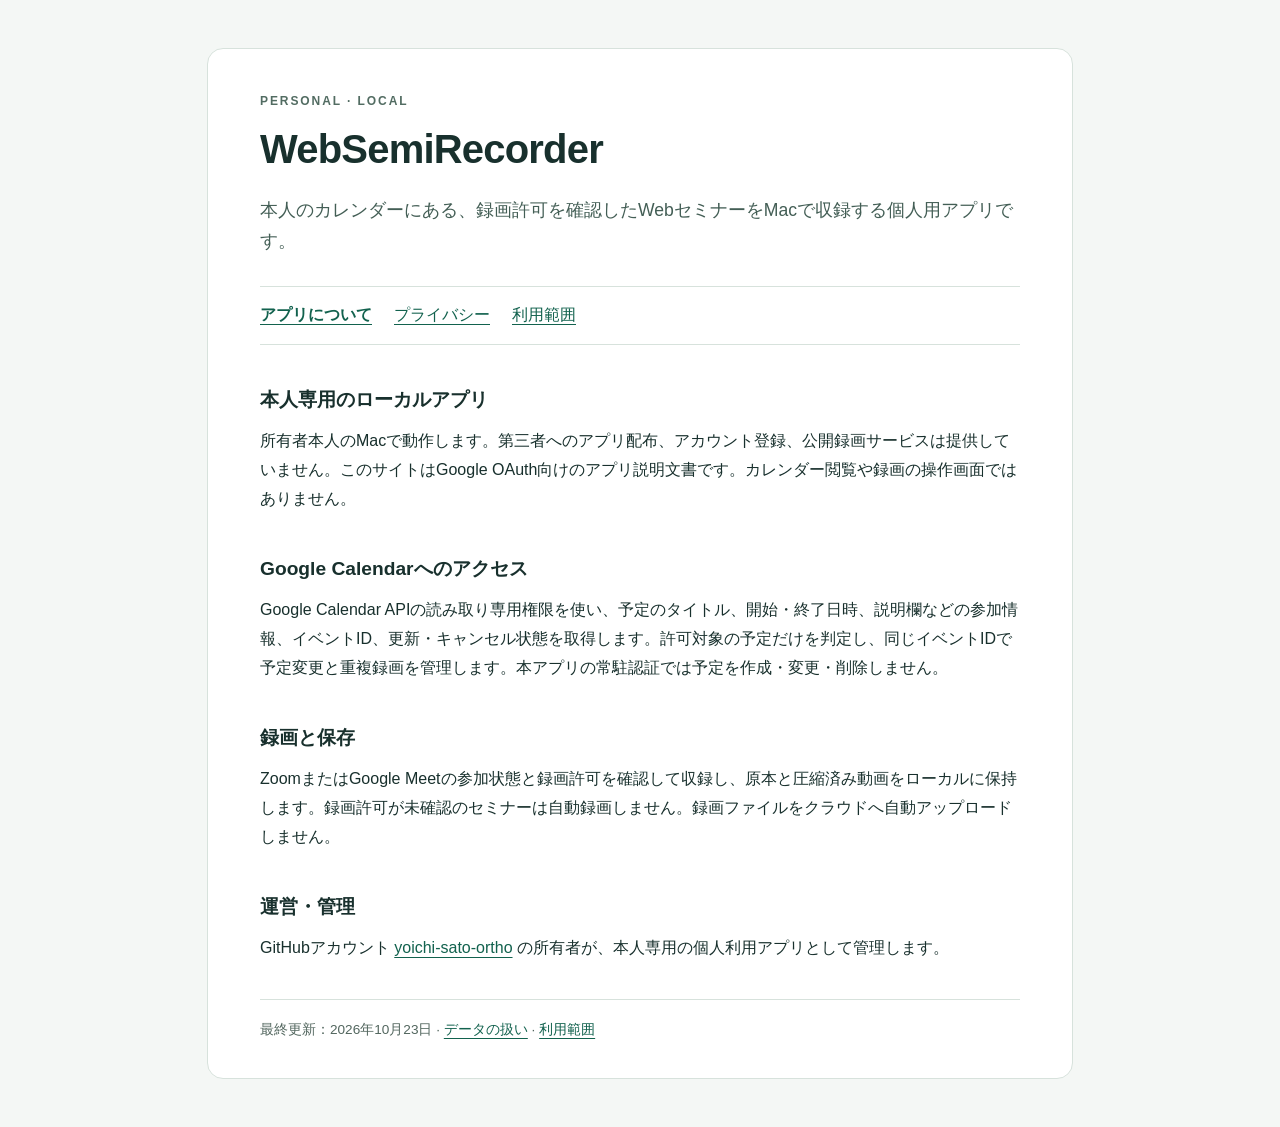
<file: index.html>
<!doctype html>
<html lang="ja">
<meta charset="utf-8">
<meta name="viewport" content="width=device-width, initial-scale=1">
<meta name="robots" content="noindex,follow">
<meta name="referrer" content="no-referrer">
<meta http-equiv="Content-Security-Policy" content="default-src 'none'; style-src 'self'; base-uri 'none'; form-action 'none'">
<title>WebSemiRecorder — 個人用ローカル録画アプリ</title>
<link rel="stylesheet" href="style.css">
<main>
  <header><p class="eyebrow">PERSONAL · LOCAL</p><h1>WebSemiRecorder</h1>
    <p class="lead">本人のカレンダーにある、録画許可を確認したWebセミナーをMacで収録する個人用アプリです。</p></header>
  <nav aria-label="文書"><a href="index.html" aria-current="page">アプリについて</a><a href="privacy.html">プライバシー</a><a href="terms.html">利用範囲</a></nav>
  <section><h2>本人専用のローカルアプリ</h2>
    <p>所有者本人のMacで動作します。第三者へのアプリ配布、アカウント登録、公開録画サービスは提供していません。このサイトはGoogle OAuth向けのアプリ説明文書です。カレンダー閲覧や録画の操作画面ではありません。</p></section>
  <section><h2>Google Calendarへのアクセス</h2>
    <p>Google Calendar APIの読み取り専用権限を使い、予定のタイトル、開始・終了日時、説明欄などの参加情報、イベントID、更新・キャンセル状態を取得します。許可対象の予定だけを判定し、同じイベントIDで予定変更と重複録画を管理します。本アプリの常駐認証では予定を作成・変更・削除しません。</p></section>
  <section><h2>録画と保存</h2>
    <p>ZoomまたはGoogle Meetの参加状態と録画許可を確認して収録し、原本と圧縮済み動画をローカルに保持します。録画許可が未確認のセミナーは自動録画しません。録画ファイルをクラウドへ自動アップロードしません。</p></section>
  <section><h2>運営・管理</h2>
    <p>GitHubアカウント <a href="https://github.com/yoichi-sato-ortho">yoichi-sato-ortho</a> の所有者が、本人専用の個人利用アプリとして管理します。</p></section>
  <footer>最終更新：2026年10月23日 · <a href="privacy.html">データの扱い</a> · <a href="terms.html">利用範囲</a></footer>
</main>
</html>
</file>
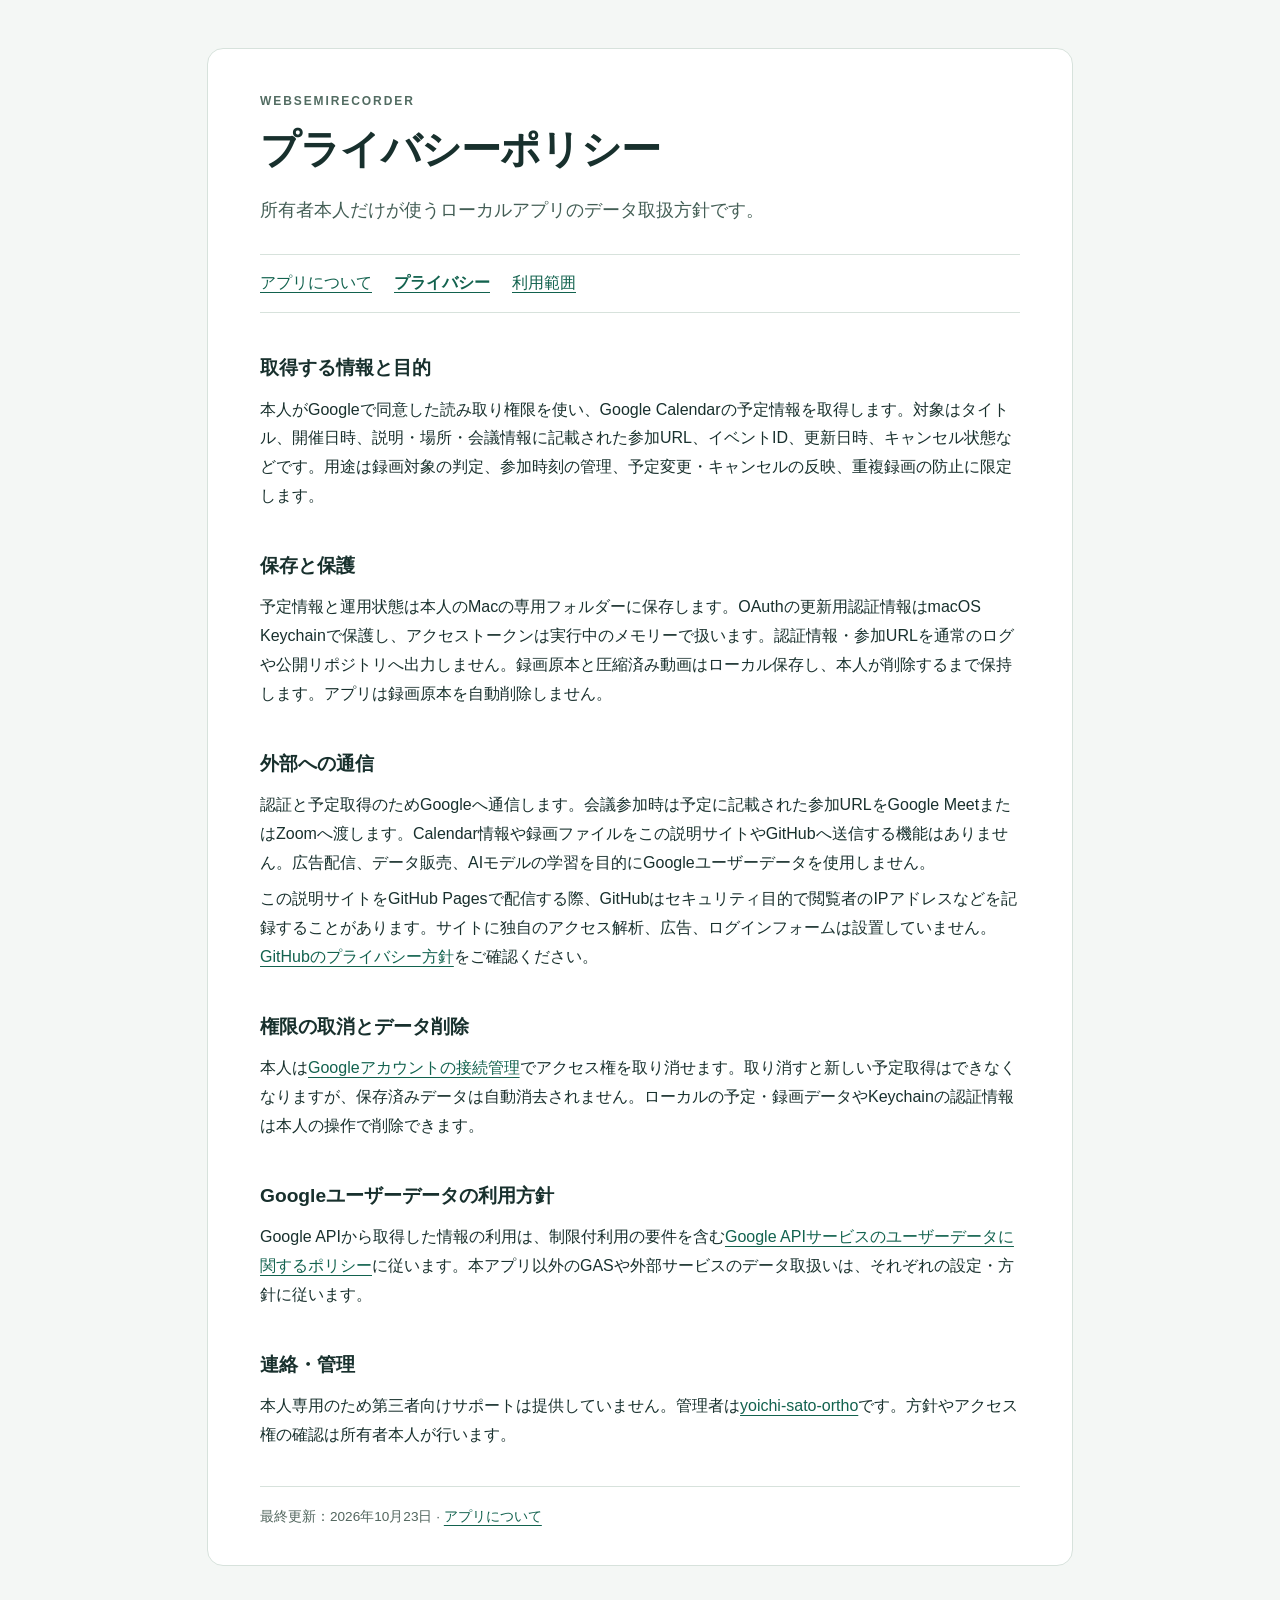
<file: privacy.html>
<!doctype html>
<html lang="ja">
<meta charset="utf-8">
<meta name="viewport" content="width=device-width, initial-scale=1">
<meta name="robots" content="noindex,follow">
<meta name="referrer" content="no-referrer">
<meta http-equiv="Content-Security-Policy" content="default-src 'none'; style-src 'self'; base-uri 'none'; form-action 'none'">
<title>プライバシーポリシー — WebSemiRecorder</title>
<link rel="stylesheet" href="style.css">
<main>
  <header><p class="eyebrow">WEBSEMIRECORDER</p><h1>プライバシーポリシー</h1><p class="lead">所有者本人だけが使うローカルアプリのデータ取扱方針です。</p></header>
  <nav aria-label="文書"><a href="index.html">アプリについて</a><a href="privacy.html" aria-current="page">プライバシー</a><a href="terms.html">利用範囲</a></nav>
  <section><h2>取得する情報と目的</h2>
    <p>本人がGoogleで同意した読み取り権限を使い、Google Calendarの予定情報を取得します。対象はタイトル、開催日時、説明・場所・会議情報に記載された参加URL、イベントID、更新日時、キャンセル状態などです。用途は録画対象の判定、参加時刻の管理、予定変更・キャンセルの反映、重複録画の防止に限定します。</p></section>
  <section><h2>保存と保護</h2>
    <p>予定情報と運用状態は本人のMacの専用フォルダーに保存します。OAuthの更新用認証情報はmacOS Keychainで保護し、アクセストークンは実行中のメモリーで扱います。認証情報・参加URLを通常のログや公開リポジトリへ出力しません。録画原本と圧縮済み動画はローカル保存し、本人が削除するまで保持します。アプリは録画原本を自動削除しません。</p></section>
  <section><h2>外部への通信</h2>
    <p>認証と予定取得のためGoogleへ通信します。会議参加時は予定に記載された参加URLをGoogle MeetまたはZoomへ渡します。Calendar情報や録画ファイルをこの説明サイトやGitHubへ送信する機能はありません。広告配信、データ販売、AIモデルの学習を目的にGoogleユーザーデータを使用しません。</p>
    <p>この説明サイトをGitHub Pagesで配信する際、GitHubはセキュリティ目的で閲覧者のIPアドレスなどを記録することがあります。サイトに独自のアクセス解析、広告、ログインフォームは設置していません。<a href="https://docs.github.com/en/site-policy/privacy-policies/github-general-privacy-statement">GitHubのプライバシー方針</a>をご確認ください。</p></section>
  <section><h2>権限の取消とデータ削除</h2>
    <p>本人は<a href="https://myaccount.google.com/connections">Googleアカウントの接続管理</a>でアクセス権を取り消せます。取り消すと新しい予定取得はできなくなりますが、保存済みデータは自動消去されません。ローカルの予定・録画データやKeychainの認証情報は本人の操作で削除できます。</p></section>
  <section><h2>Googleユーザーデータの利用方針</h2>
    <p>Google APIから取得した情報の利用は、制限付利用の要件を含む<a href="https://developers.google.com/terms/api-services-user-data-policy">Google APIサービスのユーザーデータに関するポリシー</a>に従います。本アプリ以外のGASや外部サービスのデータ取扱いは、それぞれの設定・方針に従います。</p></section>
  <section><h2>連絡・管理</h2>
    <p>本人専用のため第三者向けサポートは提供していません。管理者は<a href="https://github.com/yoichi-sato-ortho">yoichi-sato-ortho</a>です。方針やアクセス権の確認は所有者本人が行います。</p></section>
  <footer>最終更新：2026年10月23日 · <a href="index.html">アプリについて</a></footer>
</main>
</html>
</file>
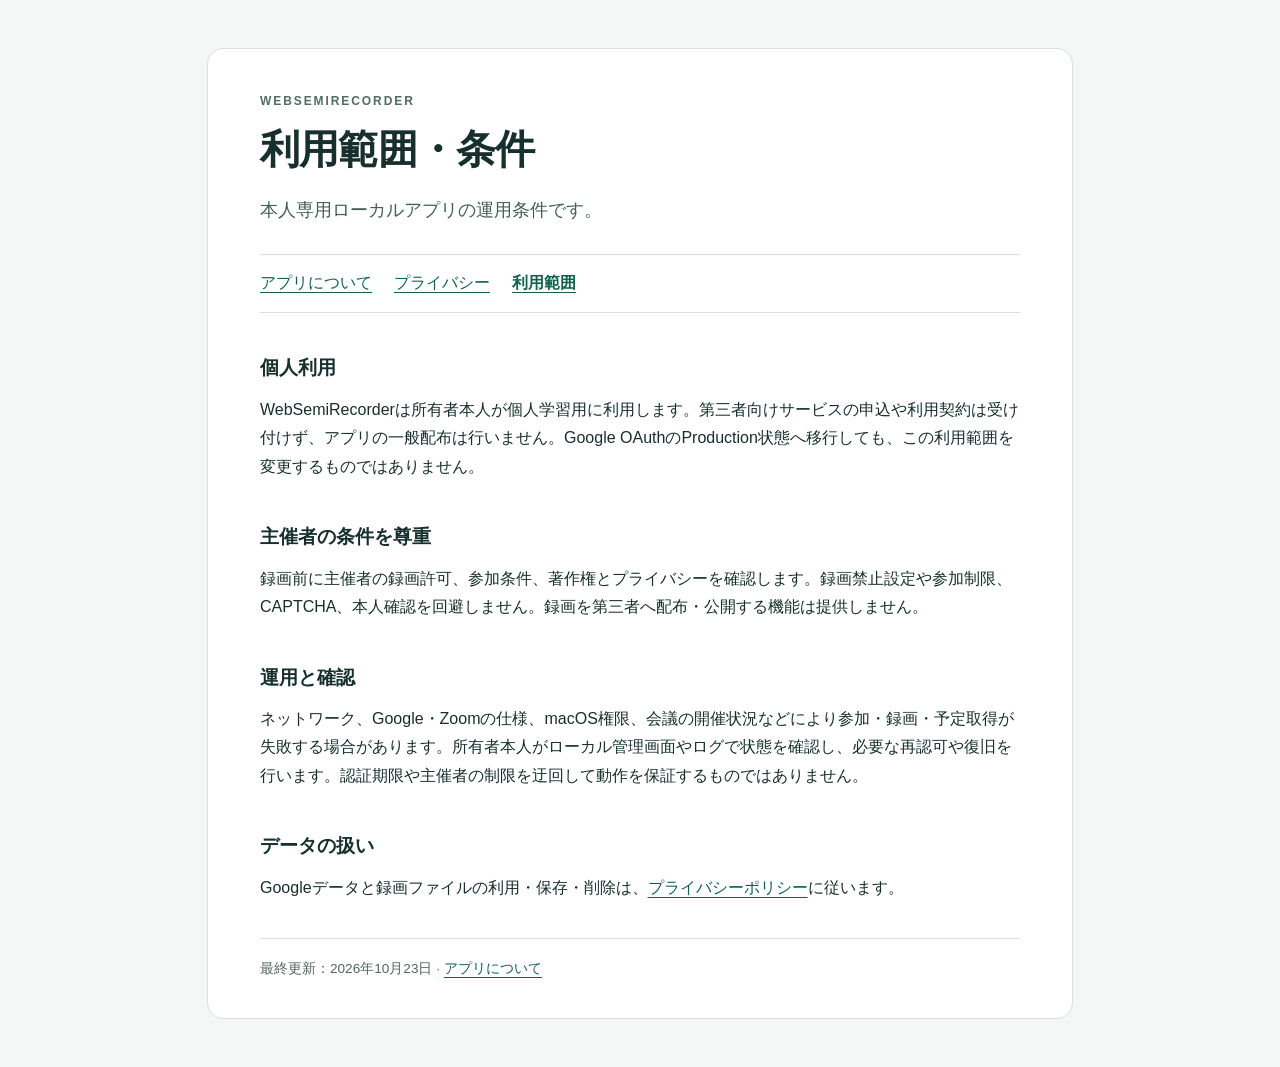
<file: terms.html>
<!doctype html>
<html lang="ja">
<meta charset="utf-8">
<meta name="viewport" content="width=device-width, initial-scale=1">
<meta name="robots" content="noindex,follow">
<meta name="referrer" content="no-referrer">
<meta http-equiv="Content-Security-Policy" content="default-src 'none'; style-src 'self'; base-uri 'none'; form-action 'none'">
<title>利用範囲・条件 — WebSemiRecorder</title>
<link rel="stylesheet" href="style.css">
<main>
  <header><p class="eyebrow">WEBSEMIRECORDER</p><h1>利用範囲・条件</h1><p class="lead">本人専用ローカルアプリの運用条件です。</p></header>
  <nav aria-label="文書"><a href="index.html">アプリについて</a><a href="privacy.html">プライバシー</a><a href="terms.html" aria-current="page">利用範囲</a></nav>
  <section><h2>個人利用</h2>
    <p>WebSemiRecorderは所有者本人が個人学習用に利用します。第三者向けサービスの申込や利用契約は受け付けず、アプリの一般配布は行いません。Google OAuthのProduction状態へ移行しても、この利用範囲を変更するものではありません。</p></section>
  <section><h2>主催者の条件を尊重</h2>
    <p>録画前に主催者の録画許可、参加条件、著作権とプライバシーを確認します。録画禁止設定や参加制限、CAPTCHA、本人確認を回避しません。録画を第三者へ配布・公開する機能は提供しません。</p></section>
  <section><h2>運用と確認</h2>
    <p>ネットワーク、Google・Zoomの仕様、macOS権限、会議の開催状況などにより参加・録画・予定取得が失敗する場合があります。所有者本人がローカル管理画面やログで状態を確認し、必要な再認可や復旧を行います。認証期限や主催者の制限を迂回して動作を保証するものではありません。</p></section>
  <section><h2>データの扱い</h2>
    <p>Googleデータと録画ファイルの利用・保存・削除は、<a href="privacy.html">プライバシーポリシー</a>に従います。</p></section>
  <footer>最終更新：2026年10月23日 · <a href="index.html">アプリについて</a></footer>
</main>
</html>
</file>
<file: style.css>
:root{font-family:-apple-system,BlinkMacSystemFont,"Segoe UI",sans-serif;color:#18302d;background:#f4f7f5;line-height:1.8;color-scheme:light}
body{margin:0}main{max-width:760px;margin:48px auto;padding:36px clamp(20px,5vw,52px);background:#fff;border:1px solid #d7e2dc;border-radius:16px}
h1{font-size:clamp(1.8rem,5vw,2.5rem);line-height:1.3;letter-spacing:-.02em;margin:.25em 0 .5em}h2{font-size:1.2rem;margin:2em 0 .5em}
p{margin:.5em 0}.eyebrow{font-size:.75rem;font-weight:700;letter-spacing:.16em;color:#526c62}.lead{font-size:1.1rem;color:#435e55}
nav{display:flex;gap:8px 22px;flex-wrap:wrap;margin:28px 0;padding:14px 0;border-block:1px solid #d7e2dc}a{color:#12624e;text-underline-offset:4px}a:hover{color:#083f32}a[aria-current=page]{font-weight:700}
footer{margin-top:36px;padding-top:18px;border-top:1px solid #d7e2dc;color:#52665e;font-size:.85rem}
@media(max-width:600px){main{margin:0;border:0;border-radius:0;padding-top:28px}nav{gap:10px 16px}}
</file>
